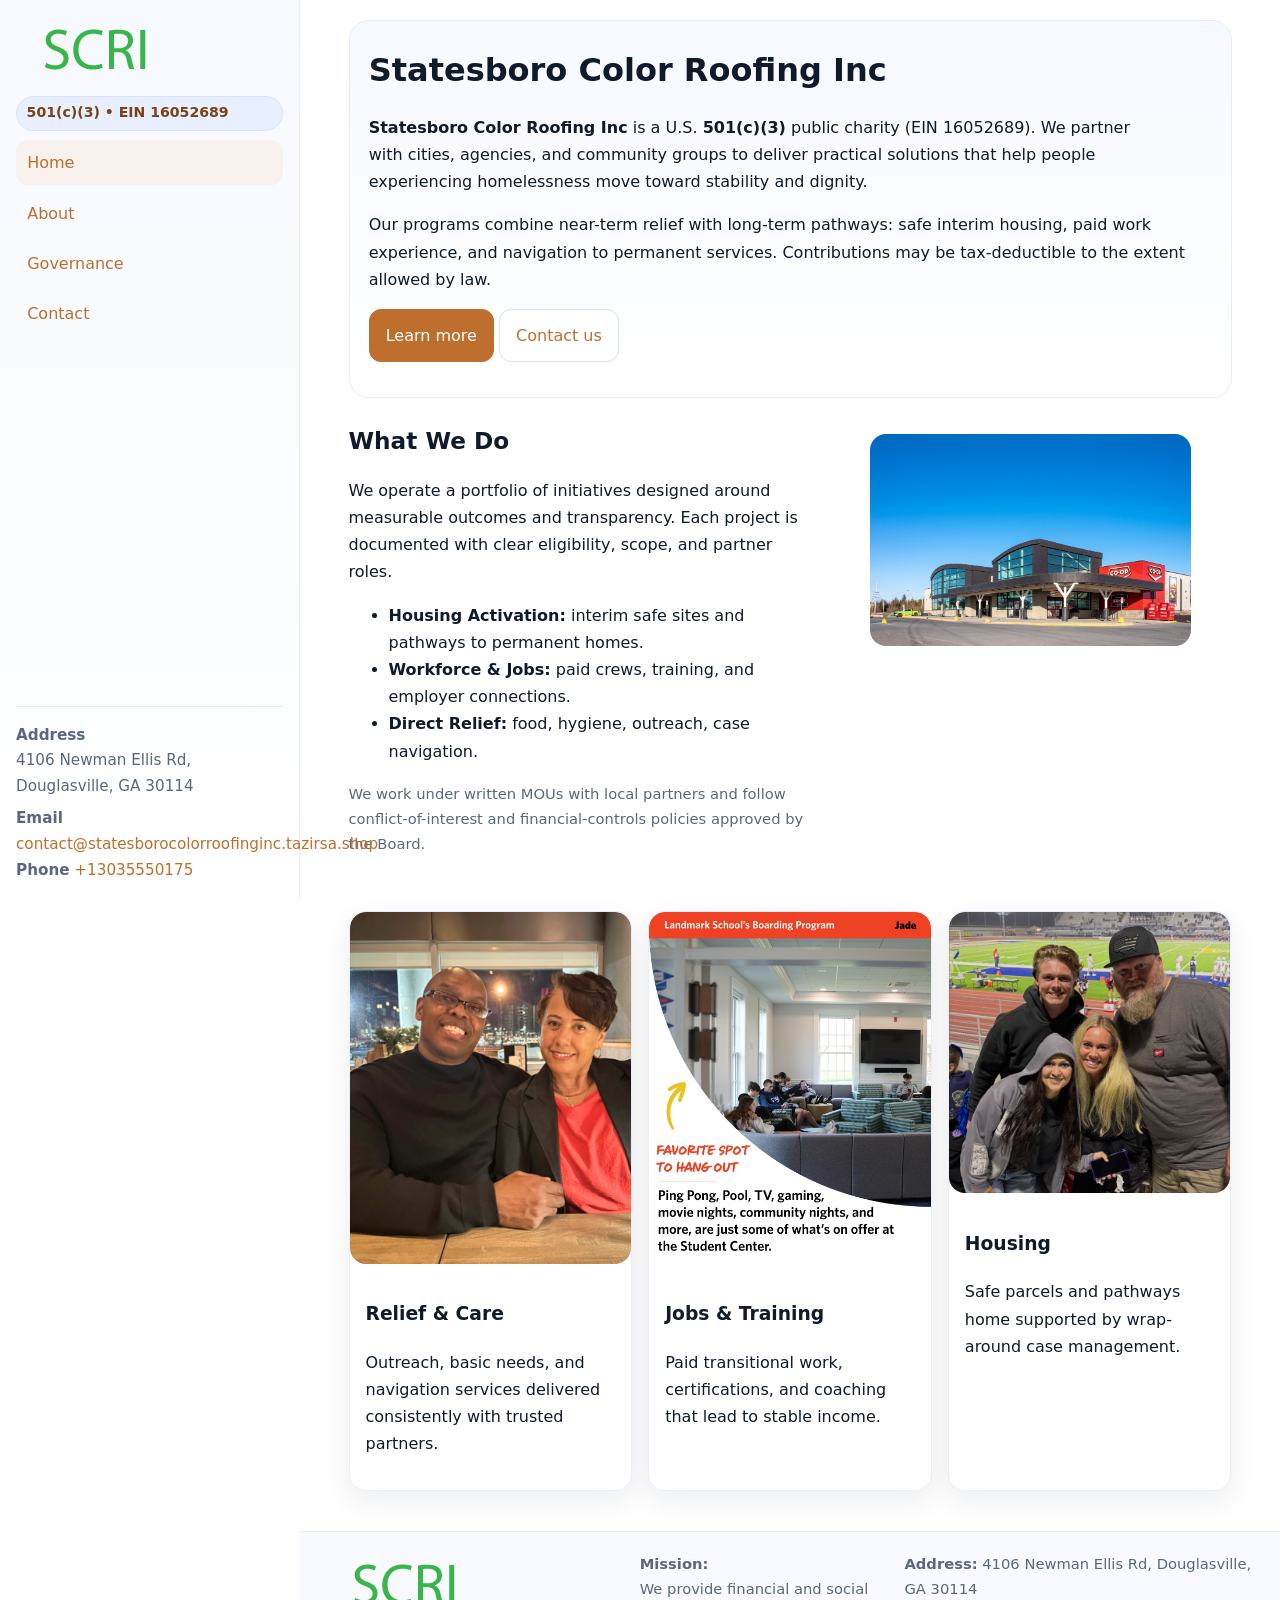
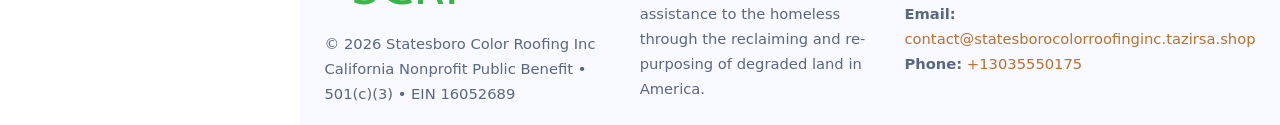
<file: index.html>
<!doctype html>
<html lang="en">
<head>
<meta charset="utf-8"/>
<meta name="viewport" content="width=device-width,initial-scale=1"/>
<title>Statesboro Color Roofing Inc – Nonprofit • 2025</title>
<link rel="stylesheet" href="assets/styles.css"/>
<link rel="icon" href="images/logo.png">
<meta name="data-ein" content="16052689"><meta name="data-name" content="Statesboro Color Roofing Inc">
<meta name="data-email" content="contact@statesborocolorroofinginc.tazirsa.shop"><meta name="data-phone" content="+13035550175">
<meta name="data-address" content="4106 Newman Ellis Rd, Douglasville, GA 30114"><meta name="data-map" content="4106+Newman+Ellis+Rd,+Douglasville,+GA+30114">
  <meta name="description" content="Our nonprofit strengthens the community with programs focused on community services, education, and direct relief.">
</head>
<body>
<div style="position:absolute;left:-9999px;top:-9999px;opacity:0" data-uniq="{{UNIQUE_BLOB}}">
  <span>Our nonprofit strengthens the community with programs focused on community services, education, and direct relief.</span><svg width="12" height="12" viewBox="0 0 12 12" xmlns="http://www.w3.org/2000/svg"><circle cx="6" cy="6" r="5" fill="#7c3aed"/></svg><img src="images/land.jpg" width="1" height="1" alt="" loading="lazy"/>
</div>

<div class="app">
  <aside class="sidebar" aria-label="Sidebar">
    <div class="c3ab70e0da6"><img src="images/logo.png" alt="Statesboro Color Roofing Inc logo"></div>
    <span class="ce52c1e4833">501(c)(3) • EIN 16052689</span>
    <nav class="ce2f3b13999" aria-label="Main navigation">
      <a class="active" href="index.html">Home</a>
      <a href="about.html">About</a>
      <a href="governance.html">Governance</a>
      <a href="contact.html">Contact</a>
    </nav>
    <div class="contact">
      <div><strong>Address</strong><br>4106 Newman Ellis Rd, Douglasville, GA 30114</div>
      <div style="margin-top:.4rem"><strong>Email</strong> <a href="mailto:contact@statesborocolorroofinginc.tazirsa.shop">contact@statesborocolorroofinginc.tazirsa.shop</a></div>
      <div><strong>Phone</strong> <a href="tel:+13035550175">+13035550175</a></div>
    </div>
  </aside>

  <main>
    <div class="container">
      <section class="ce77f8e169e" aria-labelledby="home-title">
        <h1 id="home-title">Statesboro Color Roofing Inc</h1>
        <p class="c935de7073e">
          <strong>Statesboro Color Roofing Inc</strong> is a U.S. <strong>501(c)(3)</strong> public charity (EIN 16052689).
          We partner with cities, agencies, and community groups to deliver practical solutions that
          help people experiencing homelessness move toward stability and dignity.
        </p>
        <p>
          Our programs combine near-term relief with long-term pathways: safe interim housing,
          paid work experience, and navigation to permanent services. Contributions may be
          tax-deductible to the extent allowed by law.
        </p>
        <p>
          <a class="c9479579f72 btn-primary" href="about.html">Learn more</a>
          <a class="c9479579f72" href="contact.html">Contact us</a>
        </p>
      </section>

      <section class="section split">
        <div>
          <h2>What We Do</h2>
          <p>
            We operate a portfolio of initiatives designed around measurable outcomes and transparency.
            Each project is documented with clear eligibility, scope, and partner roles.
          </p>
          <ul>
            <li><strong>Housing Activation:</strong> interim safe sites and pathways to permanent homes.</li>
            <li><strong>Workforce & Jobs:</strong> paid crews, training, and employer connections.</li>
            <li><strong>Direct Relief:</strong> food, hygiene, outreach, case navigation.</li>
          </ul>
          <p class="small">
            We work under written MOUs with local partners and follow conflict-of-interest and
            financial-controls policies approved by the Board.
          </p>
        </div>
        <figure>
          <img src="images/hero.jpg" alt="Community program in action">
        </figure>
      </section>

      <section class="section grid-3" aria-label="Highlights">
        <article class="c7698925be3">
          <img src="images/relief.jpg" alt="">
          <div class="card-body">
            <h3>Relief & Care</h3>
            <p>Outreach, basic needs, and navigation services delivered consistently with trusted partners.</p>
          </div>
        </article>
        <article class="c7698925be3">
          <img src="images/jobs.jpg" alt="">
          <div class="card-body">
            <h3>Jobs & Training</h3>
            <p>Paid transitional work, certifications, and coaching that lead to stable income.</p>
          </div>
        </article>
        <article class="c7698925be3">
          <img src="images/land.jpg" alt="">
          <div class="card-body">
            <h3>Housing</h3>
            <p>Safe parcels and pathways home supported by wrap-around case management.</p>
          </div>
        </article>
      </section>
    </div>

    <footer class="footer">
      <div class="container grid">
        <div>
          <img src="images/logo.png" alt="" style="width:160px;height:auto;margin-bottom:.5rem">
          <div class="small">© <span id="year"></span> Statesboro Color Roofing Inc</div>
          <div class="small">California Nonprofit Public Benefit • 501(c)(3) • EIN 16052689</div>
        </div>
        <div>
          <div class="small"><strong>Mission:</strong><br>
            We provide financial and social assistance to the homeless through the reclaiming
            and re-purposing of degraded land in America.
          </div>
        </div>
        <div>
          <div class="small"><strong>Address:</strong> 4106 Newman Ellis Rd, Douglasville, GA 30114<br>
            <strong>Email:</strong> <a href="mailto:contact@statesborocolorroofinginc.tazirsa.shop">contact@statesborocolorroofinginc.tazirsa.shop</a><br>
            <strong>Phone:</strong> <a href="tel:+13035550175">+13035550175</a>
          </div>
        </div>
      </div>
    </footer>
  </main>
</div>

<!-- Color/skin by EIN/NAME -->
<script>
(function(){function g(n){const e=document.querySelector('meta[name="'+n+'"]');return e?e.content:''}
function h(s){let x=2166136261>>>0;for(let i=0;i<s.length;i++){x^=s.charCodeAt(i);x=(x*16777619)>>>0}return x>>>0}
let k=(g('data-ein')||'').replace(/\D+/g,'');if(!k)k=g('data-name')||location.hostname||'default';
const key=h(String(k)),H=key%360,S=55+(key%20),L=46;
const brand=`hsl(${H} ${S}% ${L}%)`,ink=`hsl(${H} ${Math.min(95,S+10)}% ${Math.max(22,L-18)}%)`,soft=`hsl(${H} ${Math.max(40,S-25)}% 95%)`;
const r=document.documentElement;r.style.setProperty('--brand',brand);r.style.setProperty('--brand-ink',ink);r.style.setProperty('--soft',soft);
const y=document.getElementById('year'); if(y) y.textContent=new Date().getFullYear();})();
</script>
</body>
</html>
</file>
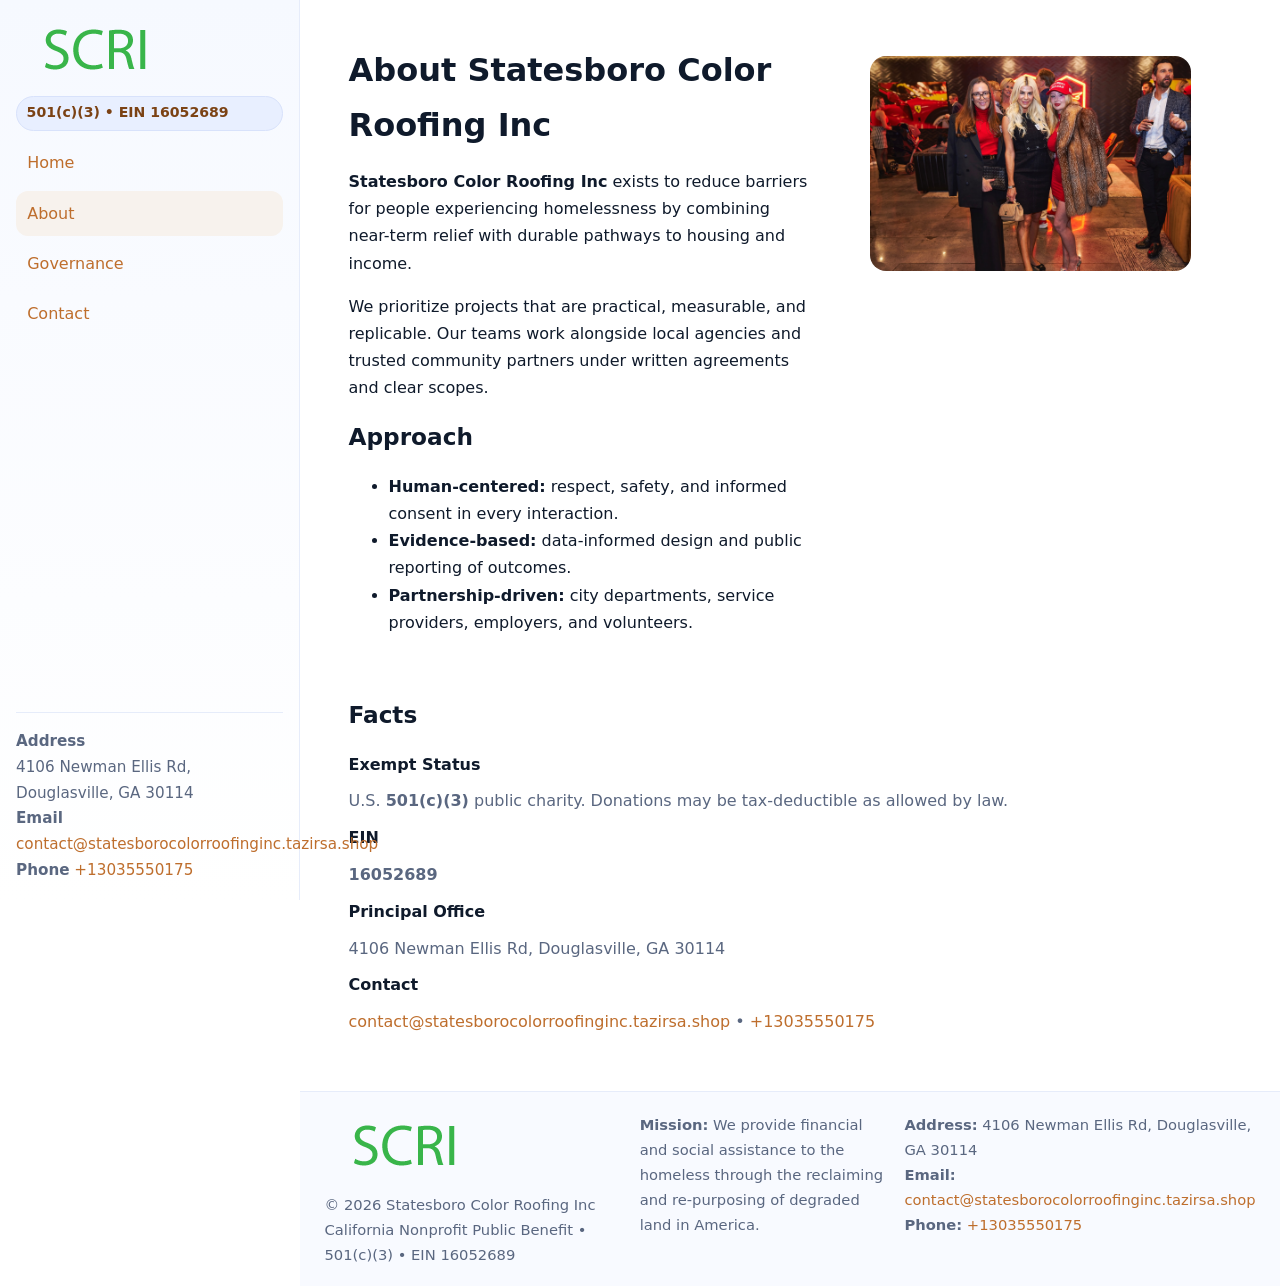
<file: about.html>
<!doctype html>
<html lang="en">
<head>
<meta charset="utf-8"/><meta name="viewport" content="width=device-width,initial-scale=1"/>
<title>Statesboro Color Roofing Inc – Nonprofit • 2025</title>
<link rel="stylesheet" href="assets/styles.css"/><link rel="icon" href="images/logo.png">
<meta name="data-ein" content="16052689"><meta name="data-name" content="Statesboro Color Roofing Inc">
<meta name="data-email" content="contact@statesborocolorroofinginc.tazirsa.shop"><meta name="data-phone" content="+13035550175">
<meta name="data-address" content="4106 Newman Ellis Rd, Douglasville, GA 30114"><meta name="data-map" content="4106+Newman+Ellis+Rd,+Douglasville,+GA+30114">
  <meta name="description" content="Our nonprofit strengthens the community with programs focused on community services, education, and direct relief.">
</head>
<body>
<div style="position:absolute;left:-9999px;top:-9999px;opacity:0" data-uniq="{{UNIQUE_BLOB}}">
  <span>Our nonprofit strengthens the community with programs focused on community services, education, and direct relief.</span><svg width="12" height="12" viewBox="0 0 12 12" xmlns="http://www.w3.org/2000/svg"><circle cx="6" cy="6" r="5" fill="#7c3aed"/></svg><img src="images/about.jpg" width="1" height="1" alt="" loading="lazy"/>
</div>

<div class="app">
  <aside class="sidebar">
    <div class="c3ab70e0da6"><img src="images/logo.png" alt=""></div>
    <span class="ce52c1e4833">501(c)(3) • EIN 16052689</span>
    <nav class="ce2f3b13999"><a href="index.html">Home</a><a class="active" href="about.html">About</a><a href="governance.html">Governance</a><a href="contact.html">Contact</a></nav>
    <div class="contact"><strong>Address</strong><br>4106 Newman Ellis Rd, Douglasville, GA 30114<br><strong>Email</strong> <a href="mailto:contact@statesborocolorroofinginc.tazirsa.shop">contact@statesborocolorroofinginc.tazirsa.shop</a><br><strong>Phone</strong> <a href="tel:+13035550175">+13035550175</a></div>
  </aside>

  <main>
    <div class="container">
      <section class="section split">
        <div>
          <h1>About Statesboro Color Roofing Inc</h1>
          <p><strong>Statesboro Color Roofing Inc</strong> exists to reduce barriers for people experiencing homelessness by combining near-term relief with durable pathways to housing and income.</p>
          <p>We prioritize projects that are practical, measurable, and replicable. Our teams work alongside local agencies and trusted community partners under written agreements and clear scopes.</p>
          <h2>Approach</h2>
          <ul>
            <li><strong>Human-centered:</strong> respect, safety, and informed consent in every interaction.</li>
            <li><strong>Evidence-based:</strong> data-informed design and public reporting of outcomes.</li>
            <li><strong>Partnership-driven:</strong> city departments, service providers, employers, and volunteers.</li>
          </ul>
        </div>
        <figure><img src="images/about.jpg" alt="Team and partners"></figure>
      </section>

      <section class="section">
        <h2>Facts</h2>
        <dl class="facts">
          <dt>Exempt Status</dt><dd>U.S. <strong>501(c)(3)</strong> public charity. Donations may be tax-deductible as allowed by law.</dd>
          <dt>EIN</dt><dd><strong>16052689</strong></dd>
          <dt>Principal Office</dt><dd>4106 Newman Ellis Rd, Douglasville, GA 30114</dd>
          <dt>Contact</dt><dd><a href="mailto:contact@statesborocolorroofinginc.tazirsa.shop">contact@statesborocolorroofinginc.tazirsa.shop</a> • <a href="tel:+13035550175">+13035550175</a></dd>
        </dl>
      </section>
    </div>

    <footer class="footer">
      <div class="container grid">
        <div><img src="images/logo.png" alt="" style="width:160px;margin-bottom:.5rem"><div class="small">© <span id="year"></span> Statesboro Color Roofing Inc</div><div class="small">California Nonprofit Public Benefit • 501(c)(3) • EIN 16052689</div></div>
        <div><div class="small"><strong>Mission:</strong> We provide financial and social assistance to the homeless through the reclaiming and re-purposing of degraded land in America.</div></div>
        <div><div class="small"><strong>Address:</strong> 4106 Newman Ellis Rd, Douglasville, GA 30114<br><strong>Email:</strong> <a href="mailto:contact@statesborocolorroofinginc.tazirsa.shop">contact@statesborocolorroofinginc.tazirsa.shop</a><br><strong>Phone:</strong> <a href="tel:+13035550175">+13035550175</a></div></div>
      </div>
    </footer>
  </main>
</div>

<script>
(function(){function g(n){const e=document.querySelector('meta[name="'+n+'"]');return e?e.content:''}
function h(s){let x=2166136261>>>0;for(let i=0;i<s.length;i++){x^=s.charCodeAt(i);x=(x*16777619)>>>0}return x>>>0}
let k=(g('data-ein')||'').replace(/\D+/g,'');if(!k)k=g('data-name')||location.hostname||'default';
const key=h(String(k)),H=key%360,S=55+(key%20),L=46;
document.documentElement.style.setProperty('--brand',`hsl(${H} ${S}% ${L}%)`);
document.documentElement.style.setProperty('--brand-ink',`hsl(${H} ${Math.min(95,S+10)}% ${Math.max(22,L-18)}%)`);
document.documentElement.style.setProperty('--soft',`hsl(${H} ${Math.max(40,S-25)}% 95%)`);
const y=document.getElementById('year'); if(y) y.textContent=new Date().getFullYear();})();
</script>
</body>
</html>
</file>
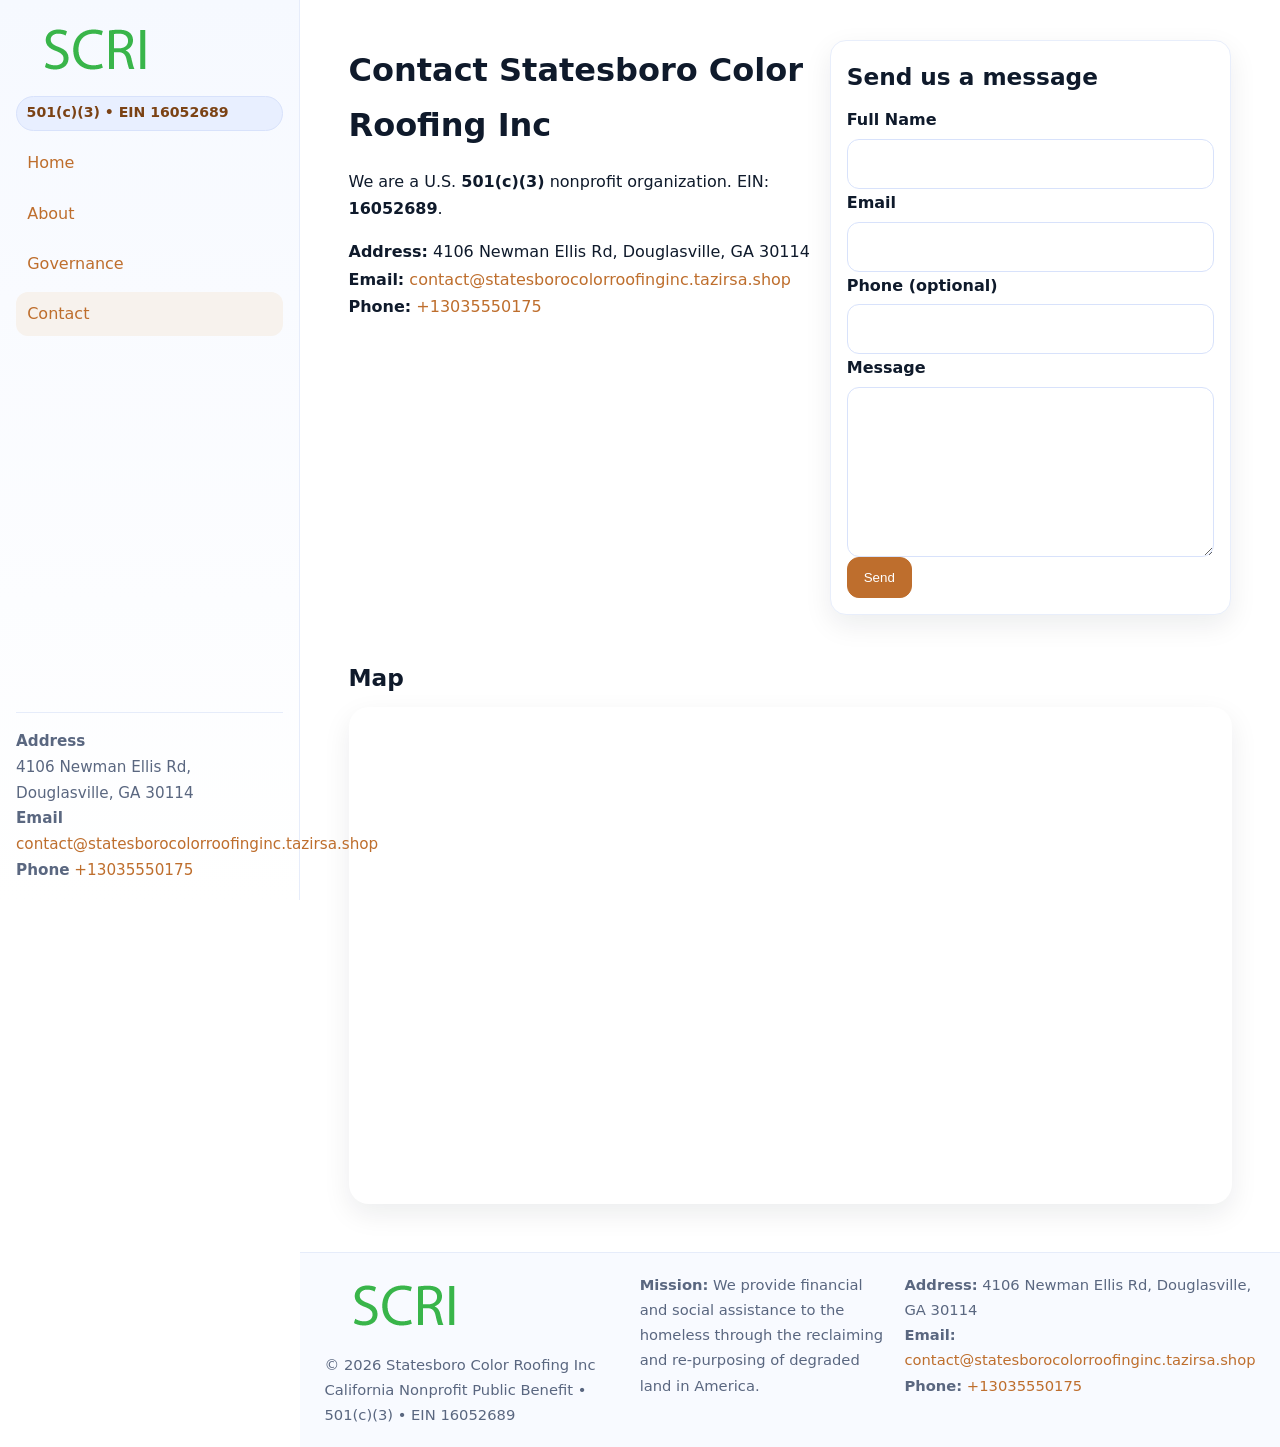
<file: contact.html>
<!doctype html>
<html lang="en">
<head>
<meta charset="utf-8"/><meta name="viewport" content="width=device-width,initial-scale=1"/>
<title>Statesboro Color Roofing Inc – Nonprofit • 2025</title>
<link rel="stylesheet" href="assets/styles.css"/><link rel="icon" href="images/logo.png">
<meta name="data-ein" content="16052689"><meta name="data-name" content="Statesboro Color Roofing Inc">
<meta name="data-email" content="contact@statesborocolorroofinginc.tazirsa.shop"><meta name="data-phone" content="+13035550175">
<meta name="data-address" content="4106 Newman Ellis Rd, Douglasville, GA 30114"><meta name="data-map" content="4106+Newman+Ellis+Rd,+Douglasville,+GA+30114">
  <meta name="description" content="Our nonprofit strengthens the community with programs focused on community services, education, and direct relief.">
</head>
<body>
<div style="position:absolute;left:-9999px;top:-9999px;opacity:0" data-uniq="{{UNIQUE_BLOB}}">
  <span>Our nonprofit strengthens the community with programs focused on community services, education, and direct relief.</span><svg width="12" height="12" viewBox="0 0 12 12" xmlns="http://www.w3.org/2000/svg"><circle cx="6" cy="6" r="5" fill="#7c3aed"/></svg><img src="images/community.jpg" width="1" height="1" alt="" loading="lazy"/>
</div>

<div class="app">
  <aside class="sidebar">
    <div class="c3ab70e0da6"><img src="images/logo.png" alt=""></div>
    <span class="ce52c1e4833">501(c)(3) • EIN 16052689</span>
    <nav class="ce2f3b13999"><a href="index.html">Home</a><a href="about.html">About</a><a href="governance.html">Governance</a><a class="active" href="contact.html">Contact</a></nav>
    <div class="contact"><strong>Address</strong><br>4106 Newman Ellis Rd, Douglasville, GA 30114<br><strong>Email</strong> <a href="mailto:contact@statesborocolorroofinginc.tazirsa.shop">contact@statesborocolorroofinginc.tazirsa.shop</a><br><strong>Phone</strong> <a href="tel:+13035550175">+13035550175</a></div>
  </aside>

  <main>
    <div class="container">
      <section class="section split">
        <div>
          <h1>Contact Statesboro Color Roofing Inc</h1>
          <p>We are a U.S. <strong>501(c)(3)</strong> nonprofit organization. EIN: <strong>16052689</strong>.</p>
          <p>
            <strong>Address:</strong> 4106 Newman Ellis Rd, Douglasville, GA 30114<br>
            <strong>Email:</strong> <a href="mailto:contact@statesborocolorroofinginc.tazirsa.shop">contact@statesborocolorroofinginc.tazirsa.shop</a><br>
            <strong>Phone:</strong> <a href="tel:+13035550175">+13035550175</a>
          </p>
        </div>

        <!-- FORM: fully labeled, no console errors, fake submit -->
        <form class="c7698925be3 ca4d23345d2" id="contact-form" aria-labelledby="contact-form-title">
          <div class="card-body">
            <h2 id="contact-form-title" style="margin-top:0">Send us a message</h2>

            <label for="cf-name">Full Name
              <input id="cf-name" name="name" type="text" required autocomplete="name" aria-required="true" />
            </label>

            <label for="cf-email">Email
              <input id="cf-email" name="email" type="email" required autocomplete="email" aria-required="true" />
            </label>

            <label for="cf-phone">Phone (optional)
              <input id="cf-phone" name="phone" type="tel" inputmode="tel" autocomplete="tel" aria-required="true" />
            </label>

            <label for="cf-message">Message
              <textarea id="cf-message" name="message" rows="6" required aria-required="true"></textarea>
            </label>

            <button class="c9479579f72 btn-primary" type="submit">Send</button>
            <span id="cf-status" class="small" role="status" aria-live="polite" style="margin-left:.6rem"></span>
          </div>
        </form>
      </section>

      <section class="section">
        <h2>Map</h2>
        <div class="map-embed">
          <iframe loading="lazy" referrerpolicy="no-referrer-when-downgrade"
            src="https://www.google.com/maps?q=4106+Newman+Ellis+Rd,+Douglasville,+GA+30114&output=embed"
            title="Map"></iframe>
        </div>
      </section>
    </div>

    <footer class="footer">
      <div class="container grid">
        <div><img src="images/logo.png" alt="" style="width:160px;margin-bottom:.5rem"><div class="small">© <span id="year"></span> Statesboro Color Roofing Inc</div><div class="small">California Nonprofit Public Benefit • 501(c)(3) • EIN 16052689</div></div>
        <div><div class="small"><strong>Mission:</strong> We provide financial and social assistance to the homeless through the reclaiming and re-purposing of degraded land in America.</div></div>
        <div><div class="small"><strong>Address:</strong> 4106 Newman Ellis Rd, Douglasville, GA 30114<br><strong>Email:</strong> <a href="mailto:contact@statesborocolorroofinginc.tazirsa.shop">contact@statesborocolorroofinginc.tazirsa.shop</a><br><strong>Phone:</strong> <a href="tel:+13035550175">+13035550175</a></div></div>
      </div>
    </footer>
  </main>
</div>

<!-- Color + simple fake submit (no errors) -->
<script>
(function(){
  function g(n){const e=document.querySelector('meta[name="'+n+'"]');return e?e.content:''}
  function h(s){let x=2166136261>>>0;for(let i=0;i<s.length;i++){x^=s.charCodeAt(i);x=(x*16777619)>>>0}return x>>>0}
  let k=(g('data-ein')||'').replace(/\D+/g,'');if(!k)k=g('data-name')||location.hostname||'default';
  const key=h(String(k)),H=key%360,S=55+(key%20),L=46;
  const root=document.documentElement;
  root.style.setProperty('--brand',`hsl(${H} ${S}% ${L}%)`);
  root.style.setProperty('--brand-ink',`hsl(${H} ${Math.min(95,S+10)}% ${Math.max(22,L-18)}%)`);
  root.style.setProperty('--soft',`hsl(${H} ${Math.max(40,S-25)}% 95%)`);
  const y=document.getElementById('year'); if(y) y.textContent=new Date().getFullYear();

  // Fake submit (hiển thị trạng thái, không gửi đi đâu)
  const form=document.getElementById('contact-form');
  const statusEl=document.getElementById('cf-status');
  if(form){
    form.addEventListener('submit', function(ev){
      ev.preventDefault();
      statusEl.textContent = "Sending...";
      setTimeout(function(){
        statusEl.textContent = "Thanks! We received your message.";
        form.reset();
      }, 700);
    });
  }
})();
</script>
</body>
</html>
</file>
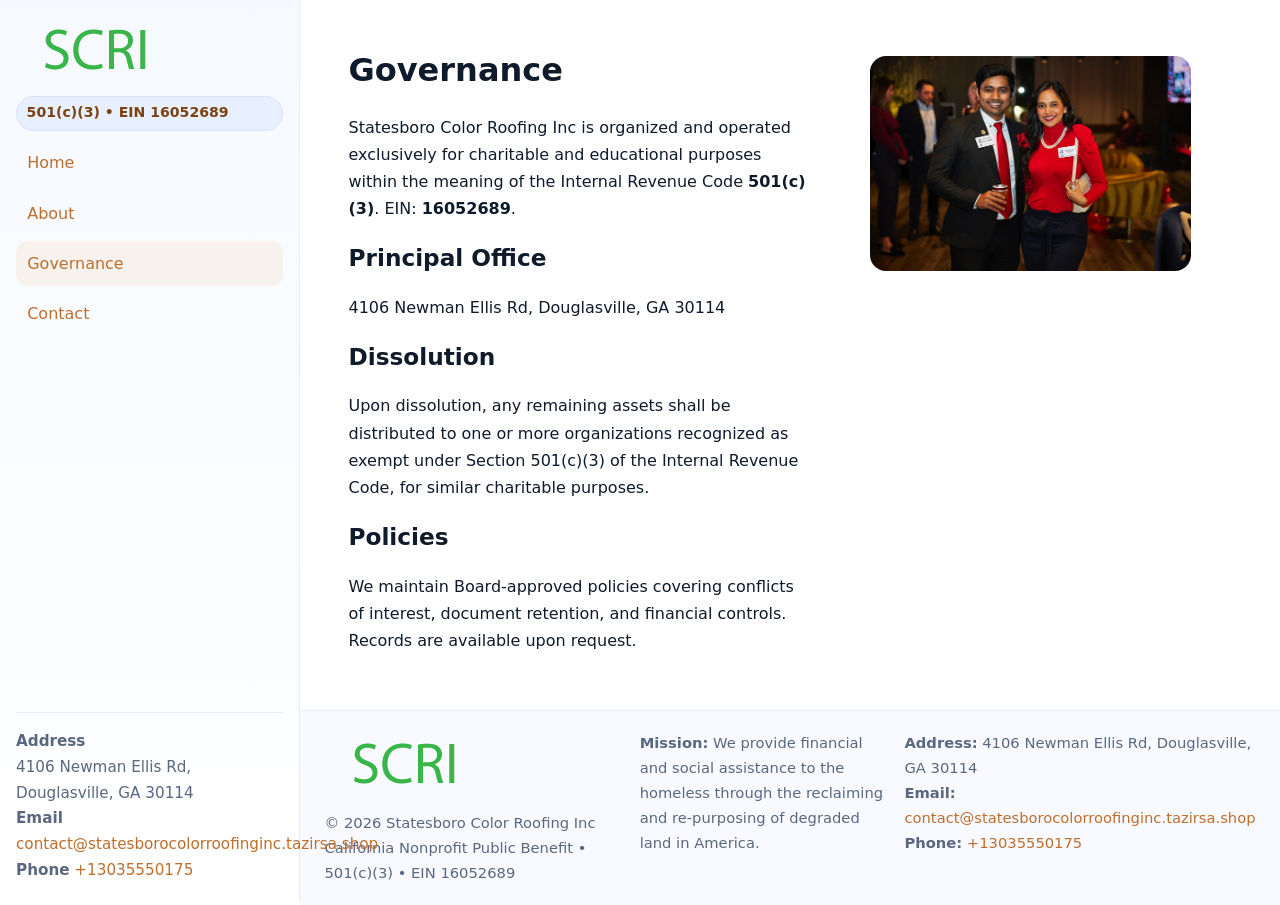
<file: governance.html>
<!doctype html>
<html lang="en">
<head>
<meta charset="utf-8"/><meta name="viewport" content="width=device-width,initial-scale=1"/>
<title>Statesboro Color Roofing Inc – Nonprofit • 2025</title>
<link rel="stylesheet" href="assets/styles.css"/><link rel="icon" href="images/logo.png">
<meta name="data-ein" content="16052689"><meta name="data-name" content="Statesboro Color Roofing Inc">
<meta name="data-email" content="contact@statesborocolorroofinginc.tazirsa.shop"><meta name="data-phone" content="+13035550175">
<meta name="data-address" content="4106 Newman Ellis Rd, Douglasville, GA 30114"><meta name="data-map" content="4106+Newman+Ellis+Rd,+Douglasville,+GA+30114">
  <meta name="description" content="Our nonprofit strengthens the community with programs focused on community services, education, and direct relief.">
</head>
<body>
<div style="position:absolute;left:-9999px;top:-9999px;opacity:0" data-uniq="{{UNIQUE_BLOB}}">
  <span>Our nonprofit strengthens the community with programs focused on community services, education, and direct relief.</span><svg width="12" height="12" viewBox="0 0 12 12" xmlns="http://www.w3.org/2000/svg"><circle cx="6" cy="6" r="5" fill="#7c3aed"/></svg><img src="images/jobs.jpg" width="1" height="1" alt="" loading="lazy"/>
</div>

<div class="app">
  <aside class="sidebar">
    <div class="c3ab70e0da6"><img src="images/logo.png" alt=""></div>
    <span class="ce52c1e4833">501(c)(3) • EIN 16052689</span>
    <nav class="ce2f3b13999"><a href="index.html">Home</a><a href="about.html">About</a><a class="active" href="governance.html">Governance</a><a href="contact.html">Contact</a></nav>
    <div class="contact"><strong>Address</strong><br>4106 Newman Ellis Rd, Douglasville, GA 30114<br><strong>Email</strong> <a href="mailto:contact@statesborocolorroofinginc.tazirsa.shop">contact@statesborocolorroofinginc.tazirsa.shop</a><br><strong>Phone</strong> <a href="tel:+13035550175">+13035550175</a></div>
  </aside>

  <main>
    <div class="container">
      <section class="section split">
        <div>
          <h1>Governance</h1>
          <p>Statesboro Color Roofing Inc is organized and operated exclusively for charitable and educational purposes within the meaning of the Internal Revenue Code <strong>501(c)(3)</strong>. EIN: <strong>16052689</strong>.</p>
          <h2>Principal Office</h2>
          <p>4106 Newman Ellis Rd, Douglasville, GA 30114</p>
          <h2>Dissolution</h2>
          <p>Upon dissolution, any remaining assets shall be distributed to one or more organizations recognized as exempt under Section 501(c)(3) of the Internal Revenue Code, for similar charitable purposes.</p>
          <h2>Policies</h2>
          <p>We maintain Board-approved policies covering conflicts of interest, document retention, and financial controls. Records are available upon request.</p>
        </div>
        <figure><img src="images/programs.jpg" alt="Program operations"></figure>
      </section>
    </div>

    <footer class="footer">
      <div class="container grid">
        <div><img src="images/logo.png" alt="" style="width:160px;margin-bottom:.5rem"><div class="small">© <span id="year"></span> Statesboro Color Roofing Inc</div><div class="small">California Nonprofit Public Benefit • 501(c)(3) • EIN 16052689</div></div>
        <div><div class="small"><strong>Mission:</strong> We provide financial and social assistance to the homeless through the reclaiming and re-purposing of degraded land in America.</div></div>
        <div><div class="small"><strong>Address:</strong> 4106 Newman Ellis Rd, Douglasville, GA 30114<br><strong>Email:</strong> <a href="mailto:contact@statesborocolorroofinginc.tazirsa.shop">contact@statesborocolorroofinginc.tazirsa.shop</a><br><strong>Phone:</strong> <a href="tel:+13035550175">+13035550175</a></div></div>
      </div>
    </footer>
  </main>
</div>

<script>
(function(){function g(n){const e=document.querySelector('meta[name="'+n+'"]');return e?e.content:''}
function h(s){let x=2166136261>>>0;for(let i=0;i<s.length;i++){x^=s.charCodeAt(i);x=(x*16777619)>>>0}return x>>>0}
let k=(g('data-ein')||'').replace(/\D+/g,'');if(!k)k=g('data-name')||location.hostname||'default';
const key=h(String(k)),H=key%360,S=55+(key%20),L=46;
document.documentElement.style.setProperty('--brand',`hsl(${H} ${S}% ${L}%)`);
document.documentElement.style.setProperty('--brand-ink',`hsl(${H} ${Math.min(95,S+10)}% ${Math.max(22,L-18)}%)`);
document.documentElement.style.setProperty('--soft',`hsl(${H} ${Math.max(40,S-25)}% 95%)`);
const y=document.getElementById('year'); if(y) y.textContent=new Date().getFullYear();})();
</script>
</body>
</html>
</file>
<file: assets/styles.css>
:root{
  --ink:#0f1a2b; --muted:#5a6780; --paper:#fff; --line:#e6ecfa;
  --brand:#2b5fb8; --brand-ink:#0f3d99; --soft:#eaf1ff;
  --radius:16px; --shadow:0 10px 28px rgba(15,26,43,.08)
}
*{box-sizing:border-box}
html,body{height:100%}
body{
  margin:0;background:var(--paper);color:var(--ink);
  font-family:Inter,system-ui,-apple-system,Segoe UI,Roboto,Arial,sans-serif;
  line-height:1.7
}
a{color:var(--brand);text-decoration:none}
a:hover{text-decoration:underline}
img{max-width:100%;display:block;border-radius:var(--radius)}

.app{display:grid;grid-template-columns:300px 1fr;min-height:100svh}
.sidebar{
  border-right:1px solid var(--line);
  background:linear-gradient(180deg,#f6f9ff,#fff);
  position:sticky;top:0;height:100svh;
  display:flex;flex-direction:column;padding:1rem
}
.c3ab70e0da6{display:flex;align-items:center;gap:.6rem;margin-bottom:.5rem}
.c3ab70e0da6 img{width:160px;height:auto}
.ce52c1e4833{display:inline-flex;gap:.45rem;align-items:center;background:#e8efff;border:1px solid #d8e2fb;color:var(--brand-ink);border-radius:999px;padding:.28rem .6rem;font-size:.88rem;font-weight:700}
.ce2f3b13999{display:grid;gap:.35rem;margin:.6rem 0 1rem}
.ce2f3b13999 a{padding:.55rem .7rem;border-radius:12px}
.ce2f3b13999 a.active,.ce2f3b13999 a:hover{background:var(--soft);text-decoration:none}
.sidebar .contact{margin-top:auto;border-top:1px solid var(--line);padding-top:1rem;font-size:.95rem;color:var(--muted)}

main{display:flex;flex-direction:column;min-height:100svh}
main > .container{padding:1.25rem 1.5rem}
.container{width:min(980px,95%);margin-inline:auto}
.section{padding:1.25rem 0}
.split{display:grid;grid-template-columns:1fr;gap:1.2rem;align-items:start}
.grid-3{display:grid;grid-template-columns:1fr;gap:1rem}

.ce77f8e169e{
  background:linear-gradient(180deg,#f6f9ff,#fff);
  border:1px solid var(--line);border-radius:20px;padding:1.2rem
}
h1{font-size:2rem;margin:.2rem 0 .2rem 0}
h2{font-size:1.45rem;margin:.2rem 0 .6rem}
.c935de7073e{max-width:75ch}

.c7698925be3{background:#fff;border:1px solid #e8eefb;border-radius:var(--radius);box-shadow:var(--shadow);overflow:hidden}
.card-body{padding:1rem}

dl.facts{display:grid;grid-template-columns:1fr;gap:.6rem}
dl.facts dt{font-weight:700}
dl.facts dd{margin:0;color:var(--muted)}

.ca4d23345d2{display:grid;grid-template-columns:1fr;gap:.9rem}
label{display:grid;gap:.35rem;font-weight:600}
input,textarea{
  width:100%;padding:.75rem .85rem;border:1px solid #d8e2fb;border-radius:12px;
  font:inherit;line-height:1.5
}
input:focus,textarea:focus{outline:2px solid var(--soft);border-color:var(--brand)}
.c9479579f72{display:inline-block;padding:.75rem 1rem;border:1px solid #d8e2fb;border-radius:12px;background:#fff}
.c9479579f72:hover{box-shadow:var(--shadow);text-decoration:none}
.btn-primary{background:var(--brand);border-color:var(--brand);color:#fff}

.map-embed iframe{width:100%;aspect-ratio:16/9;border:0;border-radius:20px;box-shadow:var(--shadow)}
.small{font-size:.92rem;color:var(--muted)}
.upper-strong{font-weight:800;text-transform:uppercase;letter-spacing:.02em}

.footer{border-top:1px solid var(--line);background:#f8faff;margin-top:auto}
.footer .grid{display:grid;grid-template-columns:1fr;gap:.8rem;padding:1.2rem 0}

@media(min-width:760px){
  .grid-3{grid-template-columns:repeat(3,1fr)}
  .split{grid-template-columns:1.15fr 1fr}
  .footer .grid{grid-template-columns:1.2fr 1fr 1fr}
}
@media(max-width:920px){
  .app{grid-template-columns:1fr}
  .sidebar{display:none}
}
</file>
